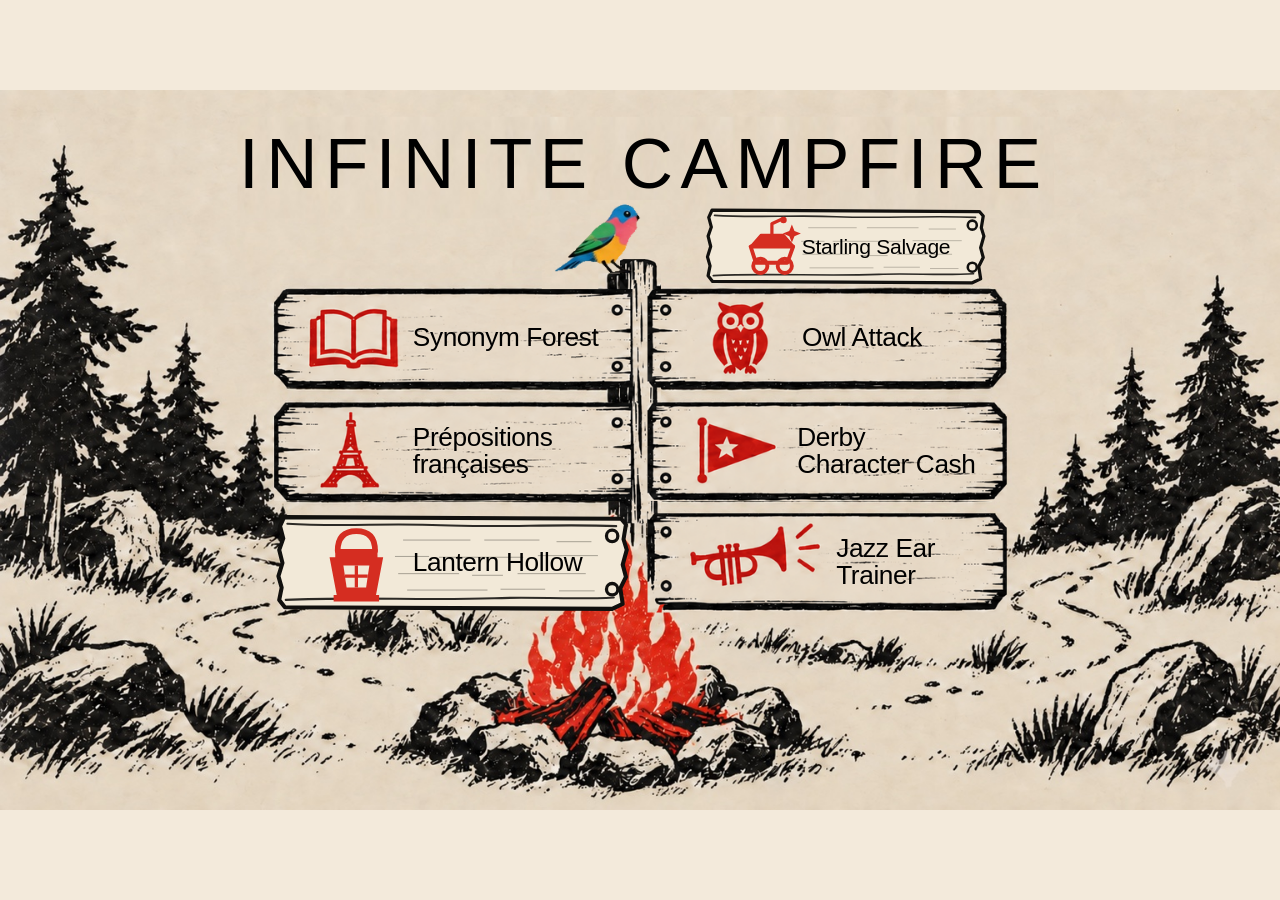
<file: index.html>
<!doctype html>
<html lang="en">
<head>
  <meta charset="utf-8">
  <meta name="viewport" content="width=device-width, initial-scale=1, viewport-fit=cover">
  <meta name="theme-color" content="#f3eadb">
  <meta name="description" content="Infinite Campfire — seven playful learning destinations.">
  <title>Infinite Campfire</title>
  <style>
    :root {
      --paper: #f3eadb;
      --ink: #090908;
      --red: #d52d21;
      font-family: "Helvetica Neue", Helvetica, Arial, sans-serif;
      color: var(--ink);
      background: var(--paper);
    }

    *, *::before, *::after { box-sizing: border-box; }

    html {
      min-width: 320px;
      overflow-x: hidden;
      background: var(--paper);
    }

    body {
      margin: 0;
      min-height: 100svh;
      overflow-x: hidden;
      background: var(--paper);
    }

    .skip-link {
      position: fixed;
      z-index: 100;
      top: .75rem;
      left: .75rem;
      padding: .7rem .9rem;
      color: var(--paper);
      background: var(--ink);
      text-decoration: none;
      transform: translateY(-200%);
    }

    .skip-link:focus { transform: translateY(0); }

    main {
      min-height: 100svh;
      display: grid;
      place-items: center;
    }

    .poster-stage {
      container-type: inline-size;
      position: relative;
      width: min(100vw, calc(100svh * 16 / 9));
      aspect-ratio: 16 / 9;
      isolation: isolate;
      overflow: hidden;
      background: var(--paper);
    }

    .desktop-art {
      position: absolute;
      inset: 0;
      z-index: 0;
      width: 100%;
      height: 100%;
      object-fit: contain;
      user-select: none;
      pointer-events: none;
    }

    h1 {
      position: absolute;
      z-index: 2;
      top: 5.25%;
      left: 0;
      width: 100%;
      margin: 0;
      color: #000;
      font-family: "Helvetica Neue", Helvetica, Arial, sans-serif;
      font-size: 5.55cqw;
      font-weight: 300;
      line-height: 1;
      letter-spacing: .105em;
      text-align: center;
      text-indent: .105em;
      white-space: nowrap;
    }

    .bird-layer {
      position: absolute;
      z-index: 5;
      top: 15.25%;
      left: 43.05%;
      width: 7.3%;
      pointer-events: none;
    }

    #bird-model-slot { pointer-events: none; }

    .bird-static {
      display: block;
      width: 100%;
      height: auto;
      pointer-events: none;
      user-select: none;
    }

    .destination-list {
      position: absolute;
      inset: 0;
      z-index: 4;
      margin: 0;
      padding: 0;
      list-style: none;
    }

    .destination-item { position: absolute; }
    .destination-item:nth-child(1) { left: 21.42%; top: 27.66%; width: 27.99%; height: 13.66%; }
    .destination-item:nth-child(2) { left: 50.59%; top: 27.66%; width: 28.06%; height: 13.66%; }
    .destination-item:nth-child(3) { left: 21.42%; top: 43.40%; width: 27.99%; height: 13.66%; }
    .destination-item:nth-child(4) { left: 50.59%; top: 43.40%; width: 28.06%; height: 13.66%; }
    .destination-item:nth-child(5) { left: 21.42%; top: 58.80%; width: 27.99%; height: 13.77%; }
    .destination-item:nth-child(6) { left: 50.59%; top: 58.80%; width: 27.60%; height: 13.77%; }
    .destination-item--starling { left: 53.7%; top: 16.3%; width: 24.8%; height: 10.9%; }

    .destination-link {
      position: relative;
      display: block;
      width: 100%;
      height: 100%;
      color: #000;
      text-decoration: none;
      outline: none;
    }

    .mobile-sign-art { display: none; }

    .extra-sign-art {
      position: absolute;
      inset: 0;
      display: block;
      width: 100%;
      height: 100%;
      object-fit: fill;
      pointer-events: none;
      user-select: none;
    }

    .destination-label {
      position: absolute;
      top: 50%;
      color: #000;
      font-size: 2.05cqw;
      font-weight: 300;
      line-height: 1.05;
      letter-spacing: -.015em;
      transform: translateY(-50%);
      white-space: nowrap;
    }

    .destination-item:nth-child(1) .destination-label { left: 38.7%; }
    .destination-item:nth-child(2) .destination-label { left: 43.0%; }
    .destination-item:nth-child(3) .destination-label { left: 38.7%; }
    .destination-item:nth-child(4) .destination-label { left: 41.7%; }
    .destination-item:nth-child(5) .destination-label { left: 38.7%; }
    .destination-item:nth-child(6) .destination-label { left: 53.4%; }
    .destination-item--starling .destination-label { left: 36%; font-size: 1.65cqw; font-weight: 500; }

    .destination-link::after {
      content: "";
      position: absolute;
      left: var(--underline-left, 39%);
      right: 5%;
      bottom: 19%;
      height: 2px;
      background: var(--red);
      transform: scaleX(0);
      transform-origin: left;
      transition: transform 150ms ease;
    }

    .destination-item:nth-child(2) .destination-link { --underline-left: 43%; }
    .destination-item:nth-child(4) .destination-link { --underline-left: 42%; }
    .destination-item:nth-child(6) .destination-link { --underline-left: 53%; }
    .destination-item--starling .destination-link { --underline-left: 36%; }

    .destination-link:hover::after,
    .destination-link:focus-visible::after { transform: scaleX(1); }

    .destination-link:focus-visible {
      outline: 3px solid var(--red);
      outline-offset: 4px;
    }

    .mobile-scenery { display: none; }

    @media (max-width: 700px) {
      main { display: block; }

      .poster-stage {
        width: 100%;
        min-height: 1130px;
        aspect-ratio: auto;
        overflow: hidden;
        background: var(--paper);
      }

      .poster-stage::before {
        content: "";
        position: absolute;
        z-index: 0;
        inset: 0;
        opacity: .31;
        background-image: url("./assets/mobile-ground-scene.png");
        background-repeat: repeat-y;
        background-position: center bottom;
        background-size: auto 280px;
      }

      .desktop-art { display: none; }

      h1 {
        top: max(28px, env(safe-area-inset-top));
        padding: 0 10px;
        font-size: clamp(27px, 7.65vw, 35px);
        line-height: 1;
        letter-spacing: .075em;
        text-indent: .075em;
      }

      .bird-layer {
        top: 78px;
        left: 50%;
        width: 72px;
        transform: translateX(-50%);
      }

      .mobile-scenery { display: block; }

      .mobile-tree {
        position: absolute;
        z-index: 1;
        top: 112px;
        width: 44%;
        height: auto;
        opacity: .72;
        pointer-events: none;
      }

      .mobile-tree-left { left: -24%; }
      .mobile-tree-right { right: -24%; }

      .mobile-post {
        position: absolute;
        z-index: 2;
        top: 126px;
        bottom: 265px;
        left: 50%;
        width: 39px;
        transform: translateX(-50%);
        background: url("./assets/mobile-post-upper.png") center top / 100% auto repeat-y;
        pointer-events: none;
      }

      .destination-list {
        position: relative;
        z-index: 4;
        inset: auto;
        display: flex;
        flex-direction: column;
        gap: 9px;
        width: 100%;
        margin: 0;
        padding: 145px 10px 0;
      }

      .destination-item,
      .destination-item:nth-child(n) {
        position: relative;
        inset: auto;
        width: 100%;
        height: auto;
      }

      .destination-link {
        aspect-ratio: var(--sign-ratio);
        min-height: 88px;
      }

      .destination-item:nth-child(1) .destination-link { --sign-ratio: 436 / 122; }
      .destination-item:nth-child(2) .destination-link { --sign-ratio: 440 / 122; }
      .destination-item:nth-child(3) .destination-link { --sign-ratio: 436 / 122; }
      .destination-item:nth-child(4) .destination-link { --sign-ratio: 440 / 122; }
      .destination-item:nth-child(5) .destination-link { --sign-ratio: 436 / 122; }
      .destination-item:nth-child(6) .destination-link { --sign-ratio: 424 / 118; }
      .destination-item--starling .destination-link { --sign-ratio: 436 / 122; }

      .mobile-sign-art {
        display: block;
        position: absolute;
        inset: 0;
        width: 100%;
        height: 100%;
        object-fit: fill;
        pointer-events: none;
        user-select: none;
      }

      .destination-label,
      .destination-item:nth-child(n) .destination-label {
        top: 50%;
        left: var(--label-left);
        width: calc(94% - var(--label-left));
        font-size: clamp(20px, 5.8vw, 25px);
        line-height: 1.02;
        letter-spacing: -.025em;
        white-space: nowrap;
      }

      .destination-item:nth-child(1) { --label-left: 39%; }
      .destination-item:nth-child(2) { --label-left: 42%; }
      .destination-item:nth-child(3) { --label-left: 39%; }
      .destination-item:nth-child(4) { --label-left: 41%; }
      .destination-item:nth-child(5) { --label-left: 39%; }
      .destination-item:nth-child(6) { --label-left: 52%; }
      .destination-item--starling { order: -1; --label-left: 37%; }
      .destination-item--starling .destination-label { font-size: clamp(20px, 5.6vw, 25px); }

      .destination-link::after {
        left: var(--label-left);
        right: 6%;
        bottom: 17%;
      }

      .destination-link:focus-visible {
        outline-width: 3px;
        outline-offset: 2px;
      }

      .mobile-fire {
        position: absolute;
        z-index: 3;
        left: 50%;
        bottom: 5px;
        width: min(128%, 480px);
        height: auto;
        transform: translateX(-50%);
        pointer-events: none;
      }
    }

    @media (prefers-reduced-motion: reduce) {
      *, *::before, *::after {
        scroll-behavior: auto !important;
        animation-duration: .01ms !important;
        animation-iteration-count: 1 !important;
        transition-duration: .01ms !important;
      }
    }
  </style>
</head>
<body>
  <a class="skip-link" href="#destinations">Skip to destinations</a>
  <main>
    <section class="poster-stage" aria-labelledby="page-title">
      <img class="desktop-art" src="./assets/campfire-desktop-master.png" alt="" aria-hidden="true">
      <h1 id="page-title">INFINITE CAMPFIRE</h1>

      <div class="bird-layer" aria-hidden="true">
        <div id="bird-model-slot">
          <img class="bird-static" src="./assets/bird-static.png" alt="">
        </div>
      </div>

      <div class="mobile-scenery" aria-hidden="true">
        <img class="mobile-tree mobile-tree-left" src="./assets/mobile-forest-left.png" alt="">
        <img class="mobile-tree mobile-tree-right" src="./assets/mobile-forest-right.png" alt="">
        <div class="mobile-post"></div>
        <img class="mobile-fire" src="./assets/mobile-campfire.png" alt="">
      </div>

      <nav id="destinations" aria-label="Infinite Campfire destinations">
        <ol class="destination-list">
          <li class="destination-item">
            <a class="destination-link" href="https://jasonatkinson123-sketch.github.io/synonym-forest/" aria-label="Open Synonym Forest">
              <img class="mobile-sign-art" src="./assets/sign-synonym.png" alt="" aria-hidden="true">
              <span class="destination-label">Synonym Forest</span>
            </a>
          </li>
          <li class="destination-item">
            <a class="destination-link" href="https://jasonatkinson123-sketch.github.io/owl-attack/" aria-label="Open Owl Attack">
              <img class="mobile-sign-art" src="./assets/sign-owl.png" alt="" aria-hidden="true">
              <span class="destination-label">Owl Attack</span>
            </a>
          </li>
          <li class="destination-item">
            <a class="destination-link" href="https://jasonatkinson123-sketch.github.io/french-prepositions/" aria-label="Open Prépositions françaises">
              <img class="mobile-sign-art" src="./assets/sign-french.png" alt="" aria-hidden="true">
              <span class="destination-label">Prépositions<br>françaises</span>
            </a>
          </li>
          <li class="destination-item">
            <a class="destination-link" href="https://derby-character-cash.jjason123.chatgpt.site/" aria-label="Open Derby Character Cash">
              <img class="mobile-sign-art" src="./assets/sign-derby.png" alt="" aria-hidden="true">
              <span class="destination-label">Derby<br>Character Cash</span>
            </a>
          </li>
          <li class="destination-item">
            <a class="destination-link" href="https://jasonatkinson123-sketch.github.io/lantern-hollow/" aria-label="Open Lantern Hollow">
              <img class="extra-sign-art" src="./assets/sign-lantern.svg" alt="" aria-hidden="true">
              <span class="destination-label">Lantern Hollow</span>
            </a>
          </li>
          <li class="destination-item">
            <a class="destination-link" href="https://jasonatkinson123-sketch.github.io/jazz-ear-trainer/" aria-label="Open Jazz Ear Trainer">
              <img class="mobile-sign-art" src="./assets/sign-jazz.png" alt="" aria-hidden="true">
              <span class="destination-label">Jazz Ear<br>Trainer</span>
            </a>
          </li>
          <li class="destination-item destination-item--starling">
            <a class="destination-link" href="./starling-salvage/" aria-label="Open Starling Salvage">
              <img class="extra-sign-art" src="./assets/sign-starling.svg" alt="" aria-hidden="true">
              <span class="destination-label">Starling Salvage</span>
            </a>
          </li>
        </ol>
      </nav>
    </section>
  </main>
</body>
</html>
</file>
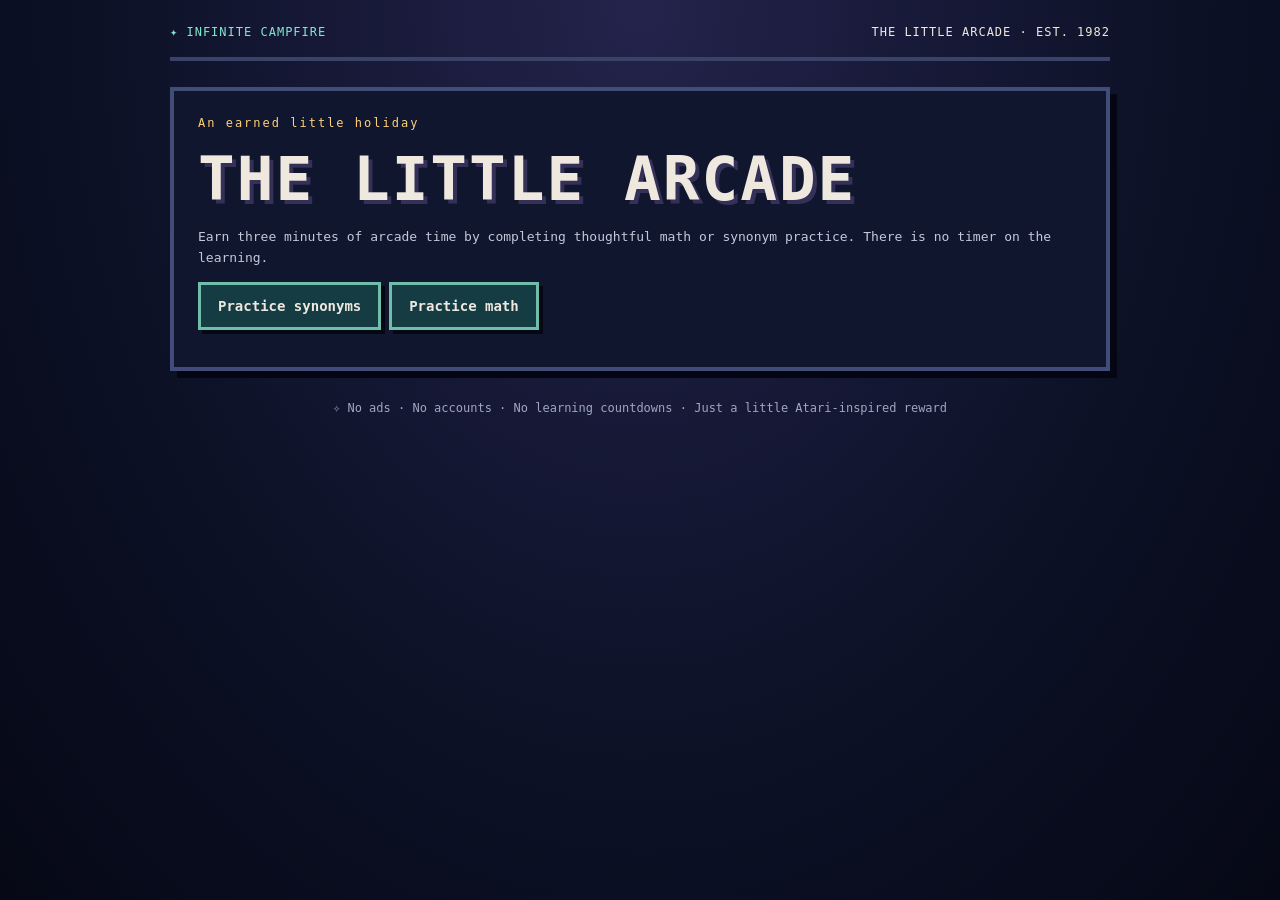
<file: arcade/index.html>
<!doctype html>
<html lang="en"><head><meta charset="utf-8"><meta name="viewport" content="width=device-width,initial-scale=1">
<meta name="theme-color" content="#070b1b"><title>The Little Arcade · Infinite Campfire</title>
<style>
:root{--gold:#ffd078;--aqua:#85e6cf;--white:#eee8df;--rose:#f97492}
*{box-sizing:border-box}body{margin:0;min-height:100vh;background:radial-gradient(ellipse at 50% 0%,#24234c,#0c1126 60%,#060815);color:var(--white);font-family:monospace}main{max-width:970px;padding:25px 15px 50px;margin:auto}
header{display:flex;justify-content:space-between;gap:12px;align-items:center;border-bottom:4px solid #394368;padding-bottom:18px;font-size:12px;letter-spacing:1px}header a{color:var(--aqua);text-decoration:none}.eyebrow{color:var(--gold);letter-spacing:2px;font-size:12px}
h1{font-size:clamp(32px,7vw,61px);letter-spacing:2px;text-shadow:4px 4px #353057;margin:13px 0}p{line-height:1.6;color:#c5c8da}button,.button{display:inline-block;padding:13px 17px;background:#222d56;color:var(--white);font:bold 14px monospace;border:3px solid #7488b6;text-decoration:none;cursor:pointer;box-shadow:4px 4px #060715;touch-action:manipulation}
button:hover,button:focus-visible,.button:hover,.button:focus-visible{border-color:var(--gold);outline:0}.primary{background:#933558;border-color:#f9879f}.alt{background:#163c43;border-color:#71bdac}
.panel{background:#10162e;border:4px solid #414c79;box-shadow:7px 7px #040613;padding:24px;margin:26px 0}.hidden{display:none!important}.cabinets{display:grid;grid-template-columns:repeat(auto-fit,minmax(145px,1fr));gap:13px;margin:22px 0}.cabinet{min-height:153px;background:#161c38;display:flex;flex-direction:column;align-items:center;justify-content:center;gap:13px}.icon{font-size:39px;color:var(--gold)}small{color:var(--aqua)}.row{display:flex;gap:12px;flex-wrap:wrap;align-items:center;justify-content:space-between}.clock{font:bold 30px monospace;color:var(--gold)}.board{width:100%;max-width:720px;display:block;margin:18px auto;background:#070b1c;border:6px solid #50608f;image-rendering:pixelated;touch-action:none;aspect-ratio:4/3}.controls{display:flex;flex-wrap:wrap;gap:8px;justify-content:center;margin:16px 0}.controls button{min-width:60px;min-height:49px;user-select:none;-webkit-user-select:none}
.control-deck{display:flex;align-items:center;justify-content:center;gap:clamp(24px,7vw,78px);padding:16px;margin:16px auto;background:#0b1128;border:3px solid #303d67;max-width:610px;touch-action:none;user-select:none;-webkit-user-select:none}
.dpad{position:relative;flex:none;width:clamp(205px,28vw,248px);height:clamp(205px,28vw,248px);border-radius:50%;background:radial-gradient(circle,#26385e 0 23%,#1b2b4e 24% 53%,#101b38 54%);border:5px solid #8194c5;box-shadow:inset 0 0 0 5px #253660,0 8px #060a19;touch-action:none;-webkit-tap-highlight-color:transparent;cursor:crosshair}
.dpad:focus-visible{outline:3px solid var(--gold);outline-offset:5px}
.pad-mark{position:absolute;color:#b9c8e3;font-size:26px;line-height:1;pointer-events:none;user-select:none}
.pad-up{top:12%;left:50%;transform:translateX(-50%)}.pad-down{bottom:12%;left:50%;transform:translateX(-50%)}.pad-left{left:12%;top:50%;transform:translateY(-50%)}.pad-right{right:12%;top:50%;transform:translateY(-50%)}
.pad-knob{position:absolute;top:50%;left:50%;width:60px;height:60px;margin:-30px;border-radius:50%;background:#435985;border:4px solid #9bb1d4;box-shadow:inset 2px 3px #657da9,3px 5px #0a1027;transform:translate(var(--stick-x,0px),var(--stick-y,0px));pointer-events:none;transition:transform .07s ease-out}
.dpad[data-active*="ArrowUp"] .pad-up,.dpad[data-active*="ArrowDown"] .pad-down,.dpad[data-active*="ArrowLeft"] .pad-left,.dpad[data-active*="ArrowRight"] .pad-right{color:var(--gold);text-shadow:0 0 12px var(--gold)}
.dpad.asteroids .pad-down{opacity:.24}.dpad.asteroids .pad-up:after{content:" THRUST";position:absolute;top:25px;left:50%;transform:translateX(-50%);font-size:10px;letter-spacing:1px}.dpad.asteroids .pad-left:after,.dpad.asteroids .pad-right:after{content:"TURN";position:absolute;top:28px;left:50%;transform:translateX(-50%);font-size:10px;letter-spacing:1px}
#fire{width:clamp(88px,13vw,110px);height:clamp(88px,13vw,110px);border-radius:50%;font-size:17px;letter-spacing:1px;touch-action:none;-webkit-tap-highlight-color:transparent;box-shadow:5px 6px #3a1223}
#fire:active{transform:translate(3px,3px);box-shadow:2px 3px #3a1223}.status{min-height:31px;color:var(--aqua);font-size:14px}.hint{font-size:12px;color:#bdc3d6}.return{color:var(--aqua);display:block;margin-top:19px}footer{text-align:center;font-size:12px;color:#9fa7bf;margin-top:30px}
@media(max-width:600px){.panel{padding:14px}.cabinet{min-height:127px}.icon{font-size:30px}.controls button{min-width:51px;padding:9px}.control-deck{gap:18px}.dpad{width:205px;height:205px}}
@media(max-width:390px){.control-deck{gap:12px;padding:12px}.dpad{width:190px;height:190px}#fire{width:76px;height:76px;font-size:13px}.pad-knob{width:52px;height:52px;margin:-26px}}
@media(pointer:coarse) and (orientation:landscape) and (min-width:700px){#game{display:grid;grid-template-columns:minmax(0,1fr) 210px;gap:8px 14px;align-items:center}#game>.row,#game>.controls,#instructions{grid-column:1/-1}#game>.board{grid-column:1;grid-row:2;margin:0 auto}#game>.status{grid-column:1;grid-row:3}.control-deck{grid-column:2;grid-row:2/4;flex-direction:column;gap:15px;width:100%;margin:0;padding:10px}.dpad{width:180px;height:180px}#fire{width:82px;height:82px}#game>.controls{margin:0}}
</style></head><body><main>
<header><a href="https://atkinsonjason.com/">✦ INFINITE CAMPFIRE</a><span>THE LITTLE ARCADE · EST. 1982</span></header>
<section class="panel" id="gate"><span class="eyebrow">An earned little holiday</span><h1>THE LITTLE ARCADE</h1><p>Earn three minutes of arcade time by completing thoughtful math or synonym practice. There is no timer on the learning.</p><p><a class="button alt" href="https://atkinsonjason.com/starling-salvage/">Practice synonyms</a> <a class="button alt" href="https://jasonatkinson123-sketch.github.io/lantern-hollow/">Practice math</a></p></section>
<section class="panel hidden" id="lobby"><span class="eyebrow">Your arcade pass is ready</span><div class="row"><h1>CHOOSE A GAME</h1><span id="lobby-time" class="clock">03:00</span></div><p>Just play! Your timer runs while you're actually playing. Your games and best scores are saved on this browser.</p><div class="cabinets" id="cabinets"></div><p class="hint">Keyboard arrows, Space, or the touch joystick · No homework inside the arcade</p><a class="return" id="lobby-return" href="#">← Back to learning</a></section>
<section class="panel hidden" id="game"><div class="row"><div><span class="eyebrow" id="title">GAME</span> <small id="best">BEST 0</small></div><span id="clock" class="clock">03:00</span></div>
<canvas id="canvas" class="board" width="640" height="480" tabindex="0" aria-label="Retro arcade game"></canvas><div id="status" class="status"></div><div class="control-deck"><div class="dpad" id="dpad" role="group" tabindex="0" aria-label="Touch joystick. Slide toward a direction; use keyboard arrows as an alternative."><span class="pad-mark pad-up" aria-hidden="true">▲</span><span class="pad-mark pad-left" aria-hidden="true">◀</span><span class="pad-mark pad-right" aria-hidden="true">▶</span><span class="pad-mark pad-down" aria-hidden="true">▼</span><span class="pad-knob" aria-hidden="true"></span></div><button id="fire" class="primary" aria-label="Fire">FIRE</button></div><div class="controls"><button id="games">◀ Games</button><button id="new">New run</button><button id="sound">♪ SOUND ON</button></div><p class="hint" id="instructions"></p></section>
<section class="panel hidden" id="done"><span class="eyebrow">Time well earned</span><h1>GAME OVER!</h1><p>Your scores are saved. For another three minutes, complete five more thoughtful math or synonym encounters. Getting everything right isn't required.</p><a id="done-return" class="button primary" href="#">RETURN TO LEARNING →</a><p class="hint">Unfinished games and high scores will be here on your next visit.</p></section>
<footer>✧ No ads · No accounts · No learning countdowns · Just a little Atari-inspired reward</footer>
</main><script src="arcade.js?v=9"></script></body></html>
</file>
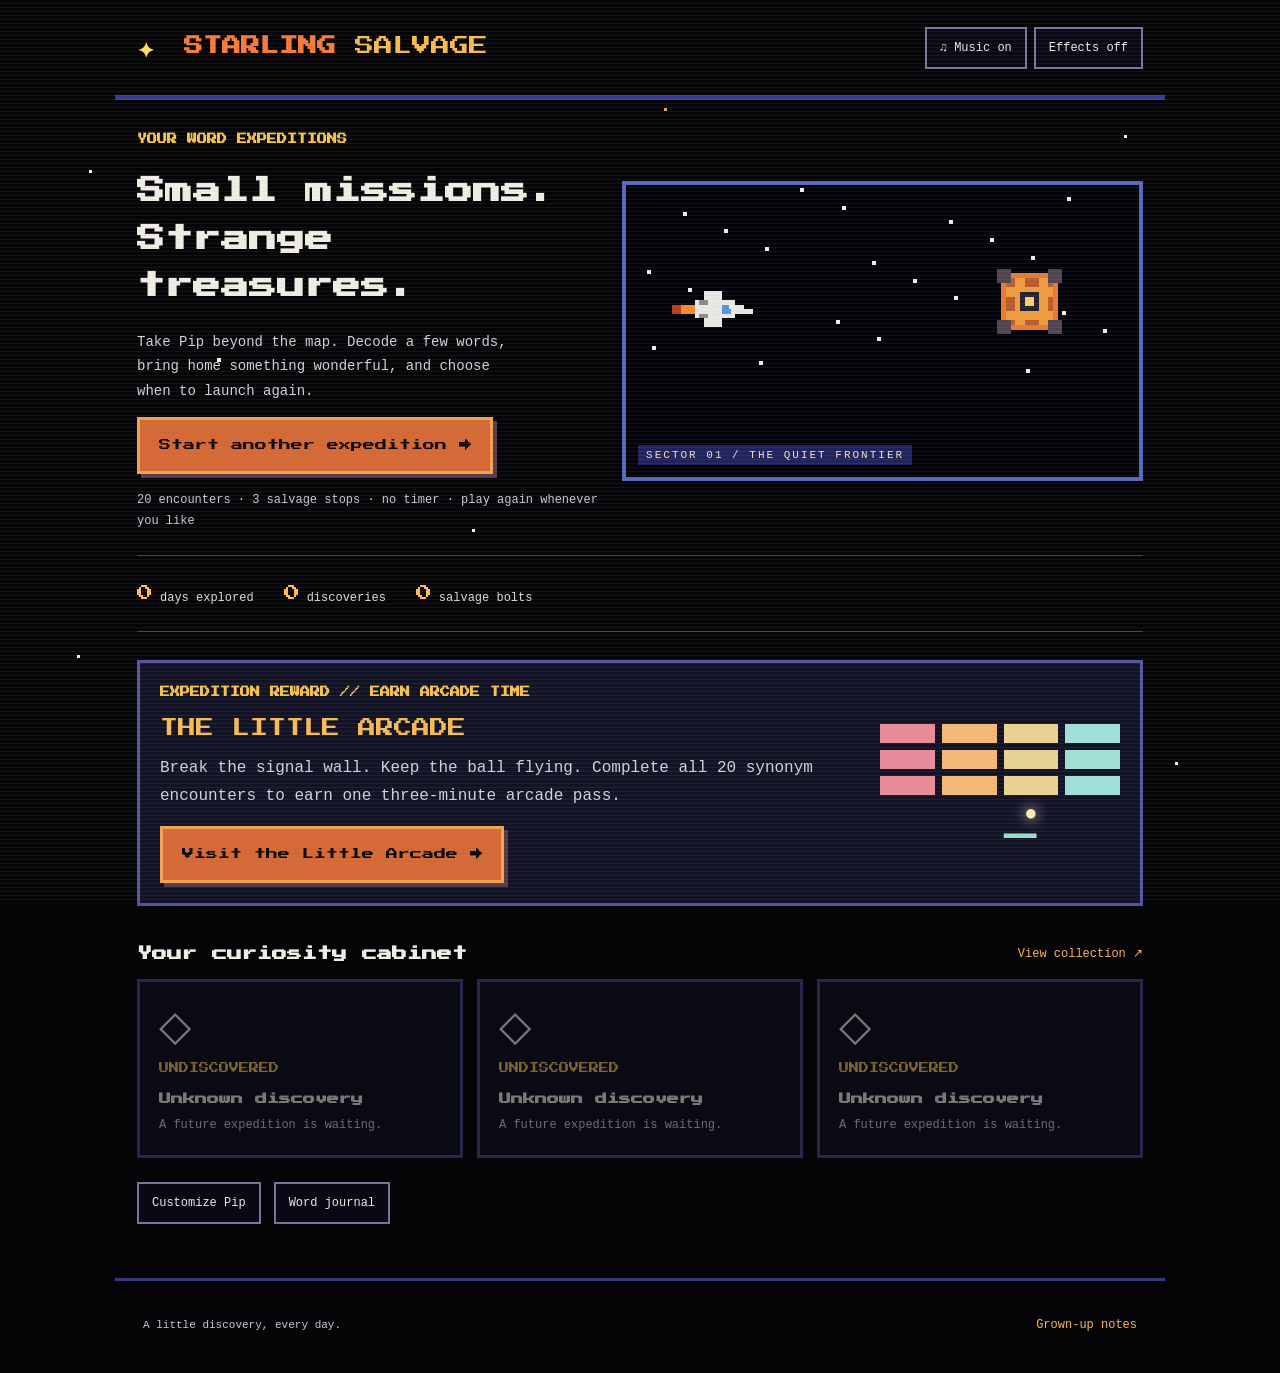
<file: starling-salvage/index.html>
<!doctype html><html lang="en"><head><meta charset="UTF-8"><meta name="viewport" content="width=device-width,initial-scale=1"><meta name="theme-color" content="#050507"><title>Starling Salvage · A little discovery, every day</title><meta name="description" content="A short word expedition with little discoveries along the way. Collect cosmic curiosities and grow your vocabulary."><link rel="stylesheet" href="style.css"><link rel="stylesheet" href="atari.css?v=1"></head><body><header><a class="brand" href="#home"><span class="mark">✦</span> STARLING <span>SALVAGE</span></a><div class="audio-controls"><button id="music" class="quiet" aria-pressed="true">♫ Music on</button><button id="sound" class="quiet" aria-pressed="false">Effects off</button></div></header><main id="app"></main><footer><span>A little discovery, every day.</span><button class="text" id="about">Grown-up notes</button></footer><dialog id="dialog"><button class="quiet close" id="close">Close ×</button><div id="dialogbody"></div></dialog><script src="words.js"></script><script src="engine.js?v=20-20261013"></script><script src="music.js?v=atari-2"></script><script src="arcade.js?v=atari-1"></script><script src="app.js?v=20-arcade-rule-2"></script></body></html>
</file>
<file: starling-salvage/style.css>
@import url('https://fonts.googleapis.com/css2?family=DM+Sans:wght@400;500;600;700&family=Space+Grotesk:wght@400;500;600;700&display=swap');
:root{--bg:#101a25;--panel:#192635;--line:#334454;--muted:#a6b6c5;--cream:#f5eedc;--orange:#ffb26a;--mint:#a9decb}*{box-sizing:border-box}body{margin:0;background:var(--bg);color:var(--cream);font:16px 'DM Sans',sans-serif}button,a{-webkit-tap-highlight-color:transparent}button{font:inherit;cursor:pointer}button:focus-visible,a:focus-visible{outline:3px solid var(--orange);outline-offset:5px}button:disabled{cursor:default}header,main,footer{max-width:1120px;margin:auto}header{height:95px;display:flex;align-items:center;justify-content:space-between;padding:0 28px}.brand{font:700 16px 'Space Grotesk',sans-serif;letter-spacing:2px;text-decoration:none;color:var(--cream)}.brand span:last-child{font-weight:400;color:var(--muted)}.mark{display:inline-block;color:var(--orange);font-size:30px;vertical-align:middle;margin-right:12px}.quiet{background:transparent;border:1px solid var(--line);color:var(--cream);padding:10px 16px;border-radius:30px;font-size:13px}main{padding:12px 28px 30px}.eyebrow{text-transform:uppercase;letter-spacing:2px;font-size:11px;font-weight:700;color:var(--mint)}h1,h2,h3{font-family:'Space Grotesk',sans-serif}h1{font-size:clamp(38px,5.5vw,66px);line-height:1.06;letter-spacing:-2.5px;margin:19px 0}h2{font-size:30px;letter-spacing:-1px}p{line-height:1.65;color:var(--muted)}.hero{display:grid;grid-template-columns:1fr 1.12fr;min-height:405px;gap:36px;align-items:center}.hero p{max-width:375px}.primary{border:0;background:var(--orange);color:#18202b;font-weight:700;border-radius:10px;padding:16px 23px;box-shadow:0 4px 0 #ae7040}.primary:hover{background:#ffc08a;transform:translateY(-1px)}.small{font-size:12px;color:var(--muted);margin-top:16px}.scene{height:370px;position:relative;overflow:hidden;border:1px solid #425060;border-radius:180px 180px 24px 24px;background:radial-gradient(ellipse at 65% 20%,#4c4560 0, #233349 45%,#192d40 80%)}.scene svg{position:absolute;bottom:0;width:100%;height:100%}.scene-label{position:absolute;z-index:2;bottom:16px;left:20px;font:11px monospace;letter-spacing:2px;color:#172332}.star{position:absolute;width:3px;height:3px;background:#f8ecd9;border-radius:50%}.planet{position:absolute;border-radius:50%;width:80px;height:80px;right:70px;top:55px;background:#e5b888;box-shadow:inset -18px -6px #ba856e}.scene .rover{animation:float 4s ease-in-out infinite;transform-origin:center}@keyframes float{50%{transform:translateY(-4px)}}.stats{display:flex;gap:26px;padding:24px 0;margin:22px 0 0;border-top:1px solid var(--line);border-bottom:1px solid var(--line)}.stats strong{font:600 23px 'Space Grotesk';margin-right:7px}.stats span{font-size:12px;color:var(--muted)}.section-head{display:flex;justify-content:space-between;align-items:center;margin-top:24px}.section-head h2{font-size:21px}.text{border:0;background:none;color:var(--mint);font-size:13px;padding:10px 0}.cards{display:grid;grid-template-columns:repeat(3,1fr);gap:14px}.card{border:1px solid var(--line);border-radius:14px;background:var(--panel);padding:20px}.card h3{font-size:17px;margin:12px 0 5px}.card p{font-size:13px;margin:0}.relic{font-size:42px;display:block;height:58px}.card.locked{opacity:.5}.tag{font:10px monospace;letter-spacing:1px;color:var(--mint)}footer{padding:25px 28px;display:flex;justify-content:space-between;align-items:center;color:var(--muted);font-size:12px}.mission{max-width:730px;margin:16px auto}.mission-top{display:flex;justify-content:space-between;align-items:center;gap:15px;font-size:13px;color:var(--muted)}.progress{display:flex;gap:6px;margin:20px 0 28px}.progress i{height:5px;flex:1;background:var(--line);border-radius:10px}.progress i.done{background:var(--mint)}.question{background:var(--panel);border:1px solid var(--line);padding:32px;border-radius:18px}.question h1{font-size:44px;letter-spacing:0;margin:20px 0 10px;overflow-wrap:anywhere}.question p{margin-top:0}.answers{display:grid;grid-template-columns:1fr 1fr;gap:12px;margin-top:24px}.answer{background:#14212e;border:1px solid #4c5e6d;border-radius:10px;color:var(--cream);padding:17px;text-align:left}.answer b{color:var(--muted);font-size:12px;margin-right:16px}.answer:hover:not(:disabled){border-color:var(--orange);background:#26394b}.answer.correct{border-color:var(--mint);background:#24413e}.answer.wrong{border-color:#dea592;background:#44343b}.feedback{border-top:1px solid var(--line);margin-top:24px;padding-top:18px}.feedback strong{color:var(--mint)}.feedback p{font-size:15px;margin:9px 0 18px}.skip{display:block;margin:16px auto 0}.tip{text-align:center;font-size:12px}.center{text-align:center}.reward{font-size:86px;display:block;padding:25px}.pill{display:inline-block;font-size:12px;background:#24413e;color:var(--mint);padding:8px 12px;border-radius:30px;margin:8px}.navrow{display:flex;gap:12px;flex-wrap:wrap;margin:24px 0}.grid{display:grid;grid-template-columns:repeat(4,1fr);gap:14px}.wordrow{padding:15px 0;border-bottom:1px solid var(--line);display:flex;justify-content:space-between;gap:12px}.wordrow p{font-size:13px;margin:4px 0}.wordrow strong{color:var(--cream)}dialog{max-width:620px;width:calc(100% - 32px);max-height:85vh;overflow:auto;background:var(--panel);color:var(--cream);border:1px solid var(--line);border-radius:18px;padding:28px}dialog::backdrop{background:#000b}.close{float:right}dialog p,dialog li{font-size:14px;line-height:1.7;color:var(--muted)}dialog h2{clear:both;padding-top:12px}a{color:var(--mint)}.notice{background:#563f24;color:#ffe6be;padding:12px}.upgrade{margin-top:16px}.decor{transition:fill .3s}.empty{padding:40px;text-align:center}.hide{display:none}@media(max-width:700px){header{height:76px;padding:0 20px}.brand{font-size:12px;letter-spacing:1px}.brand span:last-child{display:none}main{padding:8px 20px}.hero{grid-template-columns:1fr;gap:20px}.hero h1{max-width:400px}.hero p{max-width:none}.scene{height:260px;border-radius:90px 90px 18px 18px}.stats{gap:16px}.stats strong{font-size:19px}.stats span{font-size:10px}.cards{grid-template-columns:1fr}.cards .card{display:grid;grid-template-columns:65px 1fr;align-items:center}.cards .card .tag{grid-column:2}.cards .card h3{margin:0}.grid{grid-template-columns:1fr 1fr}.question{padding:24px 18px}.question h1{font-size:34px}.answers{grid-template-columns:1fr}.answer{padding:15px}.section-head{gap:10px}footer{padding:20px;font-size:10px}.mission{margin-top:5px}.question p{font-size:14px}}@media(prefers-reduced-motion:reduce){*{animation:none!important;transition:none!important}}
.stop-hero{text-align:center;padding:14px 5px 6px}.stop-hero h1{font-size:clamp(32px,5vw,48px);margin:15px 0}.stop-hero p{margin:0 0 22px}.sector-grid{display:grid;grid-template-columns:repeat(3,1fr);gap:12px}.sector{display:flex;flex-direction:column;align-items:center;gap:9px;padding:22px 12px 18px;background:var(--panel);border:1px solid var(--line);border-radius:16px;color:var(--cream);text-align:center;min-height:210px}.sector:hover{border-color:var(--orange);transform:translateY(-2px)}.sector strong{font:600 16px 'Space Grotesk',sans-serif}.sector small{color:var(--muted);font-size:12px}.sector-art{width:72px;height:72px;border-radius:50%;display:grid;place-items:center;font-size:36px;color:#ffe1af;background:radial-gradient(circle at 36% 33%,#efd2a4,#a76e6f)}.sector-1{color:#d1e9f1;background:radial-gradient(circle at 40% 30%,#b5dfe5,#607f9f)}.sector-2{color:#d9f4c3;background:radial-gradient(circle at 30% 35%,#bbcd93,#6c8a71)}.explore{margin-top:auto;font-size:12px;color:var(--mint)}@media(max-width:700px){.sector-grid{grid-template-columns:1fr}.sector{min-height:auto;display:grid;grid-template-columns:60px 1fr;column-gap:14px;text-align:left;padding:13px}.sector-art{grid-row:span 3;width:54px;height:54px;font-size:27px}.sector strong{font-size:15px}.sector small{grid-column:2}.explore{grid-column:2;margin:0}}
/* Retro signal layer */
body{background:radial-gradient(circle at 74% 9%,#26324d 0,transparent 35%),radial-gradient(circle at 18% 63%,#182b38 0,transparent 40%),#0c1320;background-attachment:fixed}body:before{content:"";position:fixed;inset:0;pointer-events:none;opacity:.13;background-image:linear-gradient(#6b85a1 1px,transparent 1px),linear-gradient(90deg,#6b85a1 1px,transparent 1px);background-size:52px 52px;mask-image:linear-gradient(transparent 10%,#000 100%)}body:after{content:"";position:fixed;inset:0;pointer-events:none;opacity:.13;background:repeating-linear-gradient(to bottom,transparent 0 3px,#000 4px 5px);z-index:20}header,main,footer{position:relative;z-index:1}.brand,.eyebrow,.tag,.mission-top,.scene-label{font-family:ui-monospace,SFMono-Regular,Consolas,monospace}.brand{color:#d3f5ed;text-shadow:0 0 14px #82edd577}.mark{color:#9ef1d7;text-shadow:0 0 19px #8ee9db}.eyebrow{color:#9ef1d7}.primary{background:#a9ead8;box-shadow:0 4px 0 #4b8e87}.primary:hover{background:#c2f9e9}.card,.question{box-shadow:inset 0 1px #59708435,0 12px 30px #030b1733}.question{border-color:#4a6877}.answer{border-color:#52677c}.answer:hover:not(:disabled){border-color:#b0ebda;background:#254252}.progress i.done{box-shadow:0 0 10px #9fe1cf}.scene{box-shadow:inset 0 0 45px #98cee024,0 20px 60px #0005}.scene-label{background:#cfa882;padding:4px 8px;border-radius:3px}.audio-controls{display:flex;gap:8px}.audio-controls .quiet{white-space:nowrap}.arcade-tease{display:flex;align-items:center;justify-content:space-between;gap:20px;margin:28px 0 12px;background:linear-gradient(110deg,#172b3c,#263954);border:1px solid #6b8895;border-radius:17px;padding:24px 32px;overflow:hidden;min-height:195px}.arcade-tease h2{font:700 31px ui-monospace,SFMono-Regular,Consolas,monospace;letter-spacing:3px;color:#ffe4ae;margin:10px 0;text-shadow:0 0 20px #f9b5667a}.arcade-tease p{margin:0 0 16px}.pixel-wall{width:240px;flex:0 0 240px;display:grid;grid-template-columns:repeat(4,1fr);gap:7px;transform:rotate(-9deg)}.pixel-wall i{height:19px;background:#e88b9b;box-shadow:3px 3px #593c5a}.pixel-wall i:nth-child(4n+2){background:#f5b977}.pixel-wall i:nth-child(4n+3){background:#e8d394}.pixel-wall i:nth-child(4n){background:#a1e0d6}.pixel-wall b{grid-column:3;text-align:center;font-size:22px;color:#fff0b5;text-shadow:0 0 14px #fff}.pixel-wall em{grid-column:3;font-style:normal;color:#9cddcd;font-size:27px;line-height:8px}.arcade-shell{max-width:850px;margin:0 auto}.arcade-head{display:flex;justify-content:space-between;align-items:end;gap:20px}.arcade-head h1{font:700 clamp(36px,6vw,65px) ui-monospace,SFMono-Regular,Consolas,monospace;letter-spacing:3px;color:#ffe0aa;text-shadow:0 0 25px #ffba6b66;margin:14px 0}.arcade-head p{margin-top:0}.arcade-score{display:flex;gap:10px;padding-bottom:18px}.arcade-score span{padding:10px 13px;border:1px solid #658a91;color:#a9dfd1;font:12px monospace;white-space:nowrap}.arcade-score b{font-size:18px;color:#fff0cb;margin-left:6px}.arcade-frame{border:6px solid #486875;padding:8px;background:#07111c;box-shadow:0 0 0 2px #8ab5b1,0 20px 55px #0008,inset 0 0 20px #68d5bb33;border-radius:10px}.arcade-frame canvas{display:block;width:100%;height:auto;aspect-ratio:3/2;touch-action:none;image-rendering:pixelated}.arcade-bottom{display:flex;justify-content:space-between;align-items:center;gap:20px;padding:20px 0}.arcade-bottom strong{font:700 18px ui-monospace,SFMono-Regular,Consolas,monospace;color:#aef1dd}.arcade-bottom p{font-size:13px;margin:5px 0}.arcade-actions{display:flex;gap:10px;white-space:nowrap}@media(max-width:700px){header{gap:6px}.audio-controls{gap:4px}.audio-controls .quiet{padding:8px 9px;font-size:10px}.brand{font-size:11px}.mark{font-size:23px;margin-right:4px}.arcade-tease{padding:19px;min-height:170px}.arcade-tease h2{font-size:23px}.pixel-wall{width:100px;flex-basis:100px;gap:3px}.pixel-wall i{height:11px}.pixel-wall b{font-size:16px}.pixel-wall em{font-size:18px}.arcade-head{display:block}.arcade-head h1{font-size:38px;letter-spacing:0}.arcade-score{padding:0 0 12px}.arcade-bottom{display:block}.arcade-actions{margin-top:14px}.arcade-frame{border-width:4px;padding:3px}}
</file>
<file: starling-salvage/atari.css>
/* Starling Salvage: Atari 2600-inspired presentation.
   All learning, progress, audio, rewards and navigation remain in the existing scripts.
   This stylesheet intentionally loads after style.css. */
@import url('https://fonts.googleapis.com/css2?family=Press+Start+2P&display=swap');

:root {
  --bg:#050507;
  --panel:#080914;
  --line:#6259b8;
  --muted:#cbc8d6;
  --cream:#f0ede5;
  --orange:#f57b39;
  --mint:#7dea7d;
  --atari-purple:#8a75c7;
  --pixel-font:'Press Start 2P',ui-monospace,monospace;
}
html{background:#050507}
body{
  background-color:#050507;
  background-image:
    linear-gradient(#f2eee8 0 0),linear-gradient(#f2eee8 0 0),
    linear-gradient(#f2eee8 0 0),linear-gradient(#f2eee8 0 0),
    linear-gradient(#f2eee8 0 0),linear-gradient(#f2eee8 0 0),
    linear-gradient(#dea35c 0 0),linear-gradient(#6887d1 0 0),
    linear-gradient(#f2eee8 0 0),linear-gradient(#f2eee8 0 0),
    linear-gradient(#f2eee8 0 0),linear-gradient(#dea35c 0 0);
  background-position:7% 19%,17% 40%,88% 15%,72% 52%,46% 81%,92% 85%,31% 21%,79% 76%,6% 73%,65% 35%,37% 59%,52% 12%;
  background-size:3px 3px,4px 4px,3px 3px,3px 3px,4px 4px,3px 3px,3px 3px,4px 4px,3px 3px,3px 3px,3px 3px,3px 3px;
  background-repeat:no-repeat;
  background-attachment:fixed;
  color:var(--cream);
  font-family:ui-monospace,SFMono-Regular,Consolas,monospace;
}
body::before{display:none}
body::after{
  content:"";position:fixed;inset:0;pointer-events:none;z-index:20;
  opacity:.09;background:repeating-linear-gradient(to bottom,transparent 0 3px,#aeb2bc 3px 4px);
}
h1,h2,h3,.brand,.eyebrow,.tag,.mission-top,.arcade-head h1{
  font-family:var(--pixel-font);
}
p{color:#d3d1da;line-height:1.75}
button{touch-action:manipulation}
button:focus-visible,a:focus-visible{outline:3px solid #ffdb64;outline-offset:4px}
header{max-width:1050px;min-height:100px;height:auto;gap:16px;border-bottom:5px solid #363d93;padding:22px 22px}
.brand{
  font-size:clamp(13px,2vw,19px);line-height:2.05;letter-spacing:0;
  color:var(--orange);text-decoration:none;text-shadow:none;
}
.brand span:last-child{color:#f6bb52;font-weight:400}
.mark{color:#ffdc63;font-size:21px;margin-right:10px;text-shadow:none}
.audio-controls{display:flex;flex-wrap:wrap;gap:7px;justify-content:flex-end}
.quiet,.primary,.answer,.sector{
  border-radius:0;box-shadow:none;transform:none;transition:background-color .1s ease,color .1s ease;
}
.quiet{
  border:2px solid #77749e;background:#080914;color:#eee9e5;
  font-size:12px;padding:12px 13px;
}
.quiet:hover{border-color:#ffb45b;color:#ffb45b}
.primary{
  border:3px solid #f2a252;background:#d26937;color:#080808;
  padding:15px 19px;font:12px/1.7 var(--pixel-font);letter-spacing:0;
  box-shadow:4px 4px 0 #543b4f;max-width:100%;
}
.primary:hover{background:#f4a45c;transform:none}
main{max-width:1050px;padding:30px 22px}
footer{max-width:1050px;border-top:3px solid #343b7b;gap:14px}
footer,footer button{font-size:11px}
.eyebrow,.tag{color:#f5c453;font-size:10px;line-height:1.9;letter-spacing:0;text-transform:uppercase}
h1{letter-spacing:0;line-height:1.6}
h2{letter-spacing:0;line-height:1.65}
h3{line-height:1.6}
.text{color:#f7b35d;font:12px/1.6 ui-monospace,monospace}
.text:hover{text-decoration:underline}
.hero{gap:20px;min-height:320px}
.hero h1{font-size:clamp(20px,2.6vw,28px);line-height:1.7;letter-spacing:0}
.hero p{font-size:14px;max-width:390px}
.small{line-height:1.8}
.scene{
  height:300px;border:4px solid #5967ba;border-radius:0;
  background:#03040a;box-shadow:none;overflow:hidden;
}
.scene svg,.scene .planet{display:none}
.scene::before{
  content:"";position:absolute;left:9%;top:32%;width:90px;height:60px;
  background:url('./atari-ship.svg') no-repeat center/contain;
  image-rendering:pixelated;animation:atari-bob 2s steps(2,end) infinite;
}
.scene::after{
  content:"";position:absolute;right:14%;top:27%;width:75px;height:75px;
  background:url('./atari-crate.svg') no-repeat center/contain;
  image-rendering:pixelated;
}
.scene .star{width:4px;height:4px;border-radius:0;background:#f1eced}
.scene-label{background:#21245c;color:#f6dfbe;border-radius:0;bottom:12px;left:12px}
@keyframes atari-bob{50%{transform:translateY(-6px)}}
.stats{
  border-color:#3a3974;flex-wrap:wrap;gap:15px 30px;
}
.stats strong{font:16px/1.7 var(--pixel-font);color:#ffba52}
.stats span{color:#e1dcd3}
.card,.question,.sector,dialog,.arcade-tease,.pill{
  border-radius:0;background:#0d1022;border:3px solid #4a4c91;
  box-shadow:none;
}
.card{padding:19px}.card h3{font-size:12px}.card p{font-size:12px}
.section-head h2{font-size:15px}.section-head{gap:12px}
.relic{filter:saturate(.7)}
.pill{display:inline-block;color:#f2e3b9;font:10px/1.9 var(--pixel-font);padding:12px;margin:8px;border-width:2px}
.wordrow{border-color:#4b4c82}
.wordrow strong{color:#ffd36f}
.navrow{gap:13px;flex-wrap:wrap}
.notice{border:2px solid #e9aa62}
.mission{
  max-width:800px;margin:35px auto 30px;
  position:relative;isolation:isolate;min-height:300px;
}
.mission::before{
  content:"";position:absolute;top:126px;left:-98px;width:77px;height:55px;
  background:url('./atari-ship.svg') no-repeat center/contain;
  image-rendering:pixelated;pointer-events:none;z-index:-1;
  animation:atari-bob 2s steps(2,end) infinite;
}
.mission::after{
  content:"";position:absolute;right:-97px;top:112px;width:82px;height:170px;
  background-image:url('./atari-asteroid.svg'),url('./atari-crate.svg');
  background-size:82px 82px,45px 45px;
  background-position:right top,left bottom;
  background-repeat:no-repeat;
  image-rendering:pixelated;pointer-events:none;z-index:-1;
}
.mission-top{
  border-bottom:2px solid #6050ae;padding:0 0 18px;color:#efecdf;
  gap:12px;font-size:10px;line-height:1.9;text-transform:uppercase;
}
.mission-top span:nth-child(2){color:#ffcc63}
.progress{margin:20px 0 25px;gap:5px}
.progress i{height:11px;border-radius:0;background:#39364f}
.progress i.done{background:#e29047;box-shadow:none}
.question{
  border:4px solid #625bb5;padding:31px 34px 26px;
  background:#070710;box-shadow:none;text-align:center;
}
.question .eyebrow{display:block;margin:0 0 16px;color:#f5b856}
.question h1{
  color:#f2e8df;font-size:clamp(20px,3.5vw,34px);line-height:1.6;
  letter-spacing:1px;margin:14px 0 9px;overflow-wrap:anywhere;
  text-shadow:none;
}
.question p{font-size:14px;color:#e2deda;line-height:1.7;margin:0}
.answers{grid-template-columns:1fr;gap:10px;margin:22px auto 0;max-width:590px}
.answer{
  background:#4e4d5b;border:3px solid #818193;color:#fff5e6;
  text-align:center;padding:17px 20px;min-height:61px;
  font:clamp(10px,1.5vw,13px)/1.85 var(--pixel-font);
  word-break:break-word;overflow-wrap:anywhere;
}
.answer b{
  color:#ffdc80;font:inherit;margin-right:16px;
}
.answer:hover:not(:disabled){background:#63559f;border-color:#b3a7ef}
.answer:disabled{opacity:1}
.answer.correct,.answer.correct:disabled{
  background:#77da71;border-color:#b0ff9c;color:#080d09;
}
.answer.correct b{color:#122713}
.answer.wrong,.answer.wrong:disabled{
  background:#c66560;border-color:#fbaaa2;color:#160b0a;
}
.answer.wrong b{color:#32130b}
.feedback{border-top:3px solid #5b508f;margin-top:25px}
.feedback strong{color:#92f08c;font-size:14px}
.feedback p{margin:13px 0 19px;color:#eee}
.skip{margin:19px auto 0}
.tip{color:#aba6c2;max-width:650px;margin:19px auto;text-align:center;font-size:12px}
.stop-hero{padding:30px 6px 8px}
.stop-hero h1{font-size:clamp(18px,3vw,25px);color:#ffbb55}
.stop-hero p{font-size:14px}
.sector-grid{gap:12px}
.sector{
  border:3px solid #6c62a6;background:#101228;padding:22px 12px;min-height:220px;
}
.sector:hover{background:#242451;transform:none;border-color:#f6b866}
.sector strong{font:11px/1.8 var(--pixel-font);color:#eee6dc}
.sector small{color:#cfcad4;font-size:12px;line-height:1.6}
.sector-art,.sector-1,.sector-2{
  background:#4e4c63;border:3px solid #bebbd2;border-radius:0;
  color:#f5c86d;font-size:32px;
}
.explore{color:#f3bf6d;font:11px ui-monospace,monospace}
.reward{filter:saturate(.75);font-size:66px}
.mission.center>h1{font-size:clamp(17px,3vw,27px);color:#f8bb65}
.mission.center h2{font-size:15px}
.mission.center>p{max-width:720px;margin:17px auto;line-height:1.8}
.arcade-tease{
  background:#131326;border-color:#5756a0;padding:20px;
}
.arcade-tease h2{font:18px/1.8 var(--pixel-font);letter-spacing:0;color:#f5bb59;text-shadow:none}
.pixel-wall{transform:none}
.pixel-wall i{box-shadow:none;border-radius:0}
.arcade-head h1{
  font:clamp(20px,3vw,33px)/1.7 var(--pixel-font);
  color:#f6b459;text-shadow:none;letter-spacing:0;
}
.arcade-score span{
  border:2px solid #6761a5;color:#e4e0da;
  font:10px/1.9 var(--pixel-font);white-space:nowrap;
}
.arcade-score b{color:#ffba61;font-size:12px}
.arcade-frame{
  border:5px solid #5a59a5;border-radius:0;box-shadow:none;
  padding:5px;background:#050507;
}
.arcade-bottom strong{font:12px/1.9 var(--pixel-font);color:#94e28e}
.arcade-bottom p{color:#c7c4c9}
dialog{background:#10101d;color:#f2eee4}
dialog p,dialog li{color:#d7d4dc}
@media(max-width:1080px){
  .mission::before,.mission::after{display:none}
}
@media(max-width:700px){
  header{padding:16px;min-height:95px;align-items:flex-start}
  .brand{font-size:clamp(10px,3vw,12px);line-height:2.2}
  .brand span:last-child{display:inline;color:#ffc05d}
  .mark{font-size:15px;margin-right:2px}
  .audio-controls .quiet{font-size:10px;padding:8px}
  main{padding:18px 15px}
  .hero{gap:20px}.hero h1{font-size:clamp(17px,4vw,23px)}
  .scene{height:220px;border-width:3px}
  .scene::before{width:64px}
  .scene::after{width:57px}
  .stats{gap:14px}.stats strong{font-size:11px}
  .mission{margin:5px auto 17px}
  .mission-top{flex-wrap:wrap;font-size:9px}
  .mission-top span{white-space:nowrap}
  .question{padding:22px 12px;border-width:3px}
  .question h1{font-size:clamp(17px,5vw,24px)}
  .answers{gap:9px;margin-top:18px}
  .answer{font-size:clamp(10px,2.8vw,12px);min-height:56px;padding:14px 6px;border-width:2px}
  .answer b{margin-right:9px}
  .primary{font-size:10px;padding:12px 10px;line-height:1.8}
  .sector-grid{grid-template-columns:1fr}
  .sector{min-height:unset}
  .sector strong{font-size:10px}
  .section-head h2{font-size:12px}
  .arcade-tease{gap:10px;padding:12px}
  .arcade-tease h2{font-size:12px}
  .arcade-score span{font-size:9px}
  .arcade-bottom strong{font-size:10px}
  footer{padding:20px 15px;flex-wrap:wrap}
}
@media(prefers-reduced-motion:reduce){
  .scene::before,.mission::before{animation:none}
}
</file>
